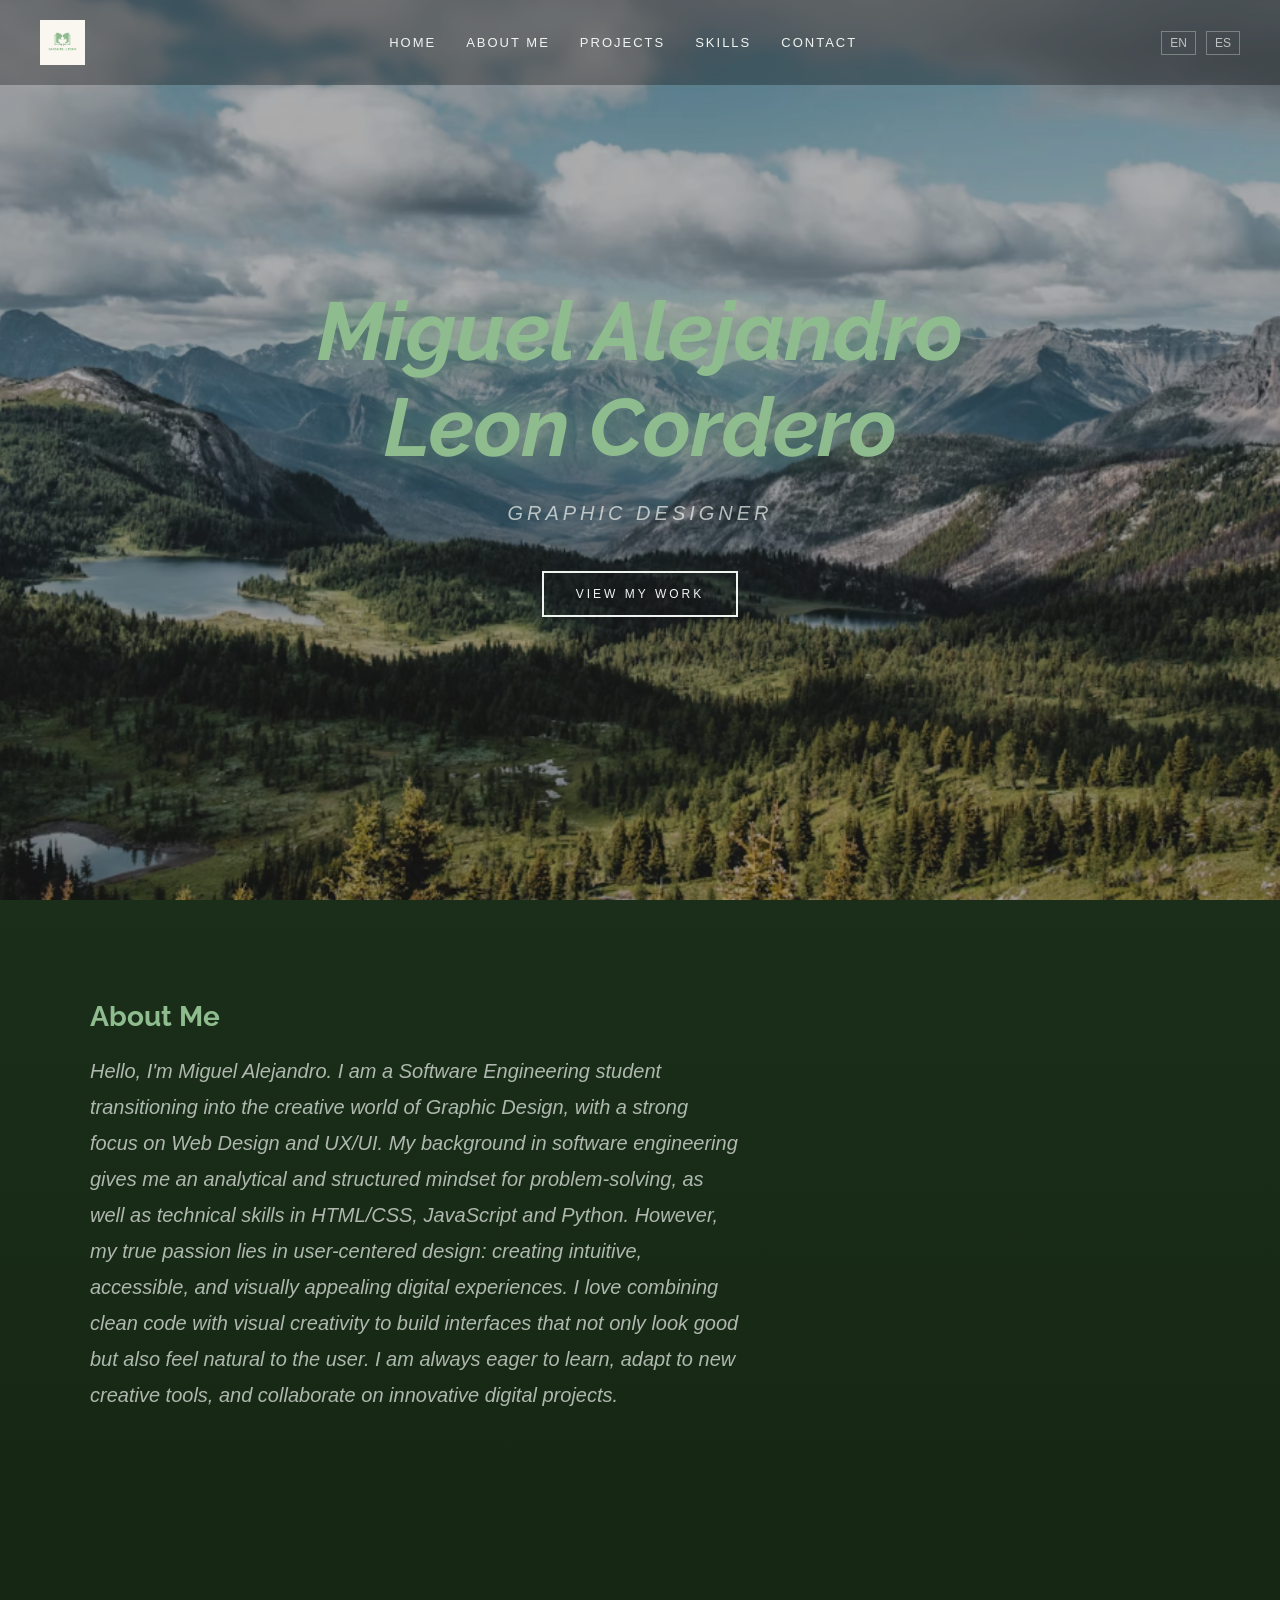
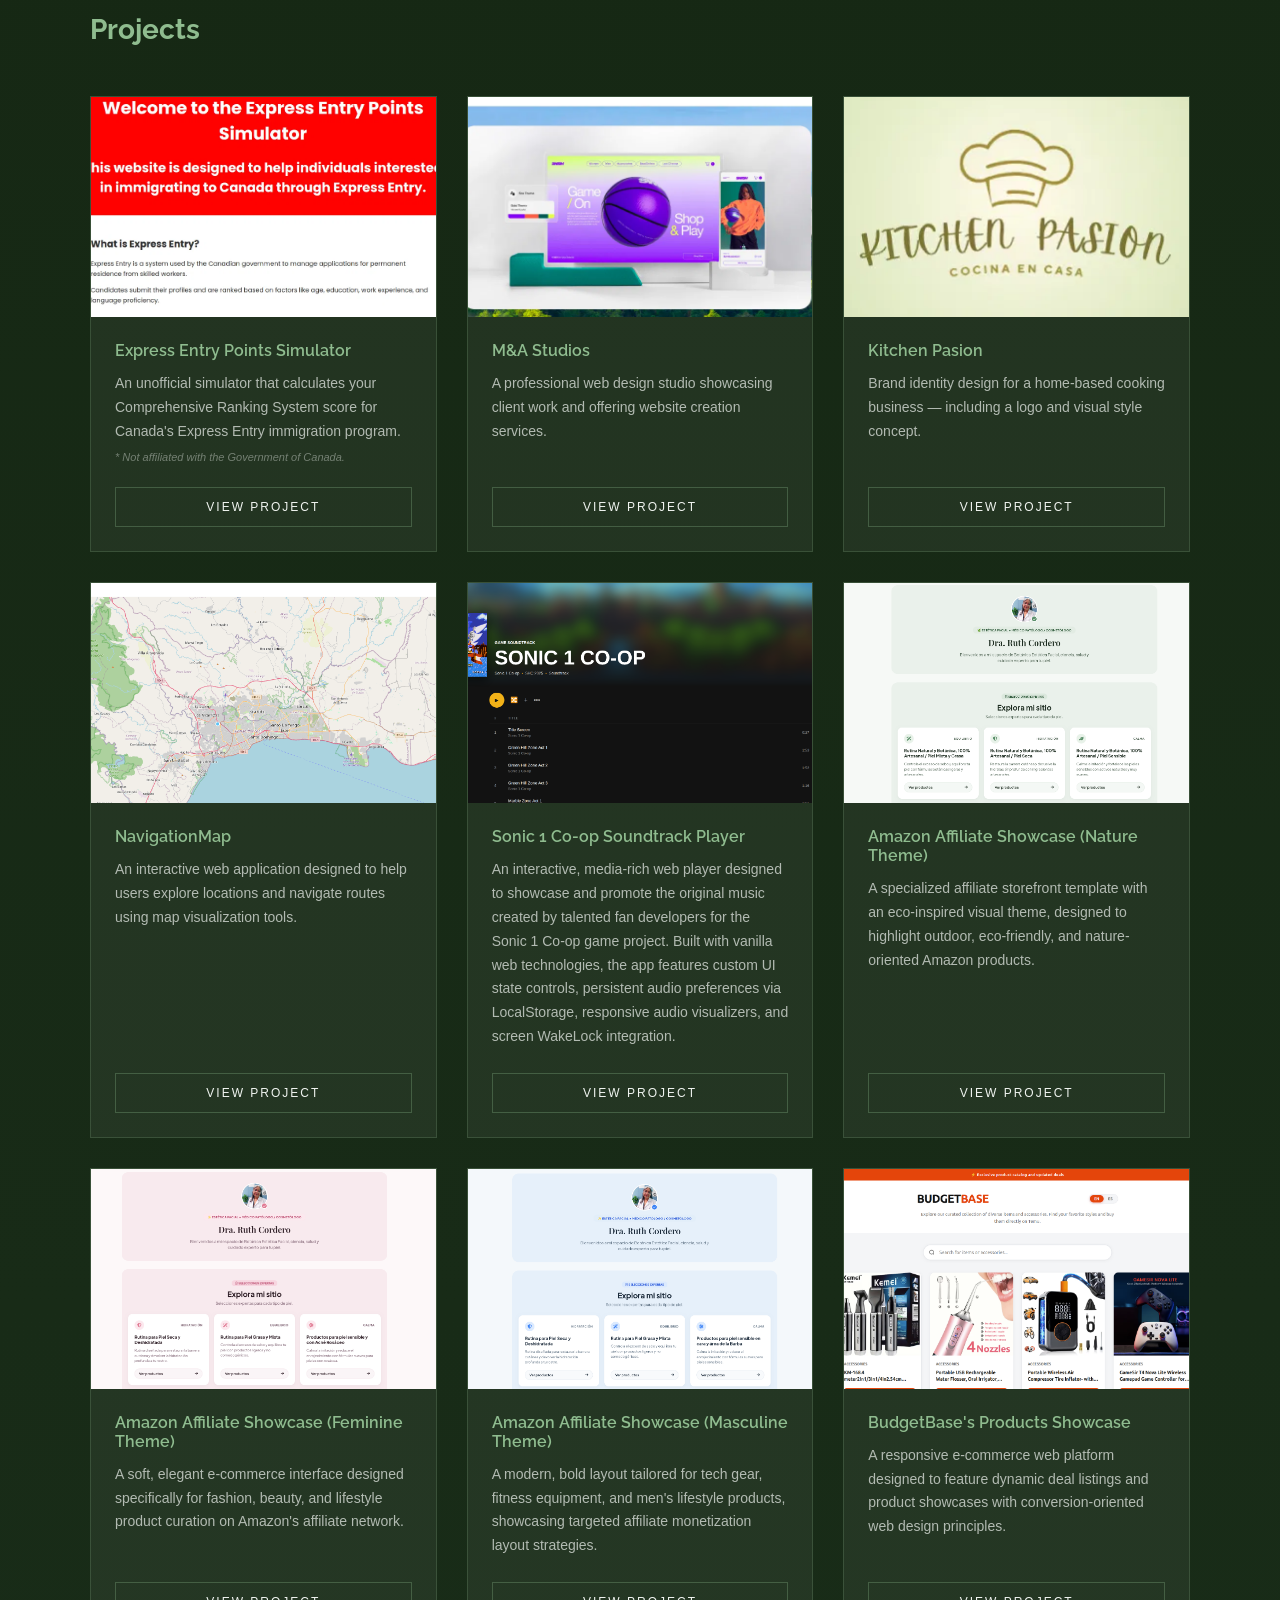
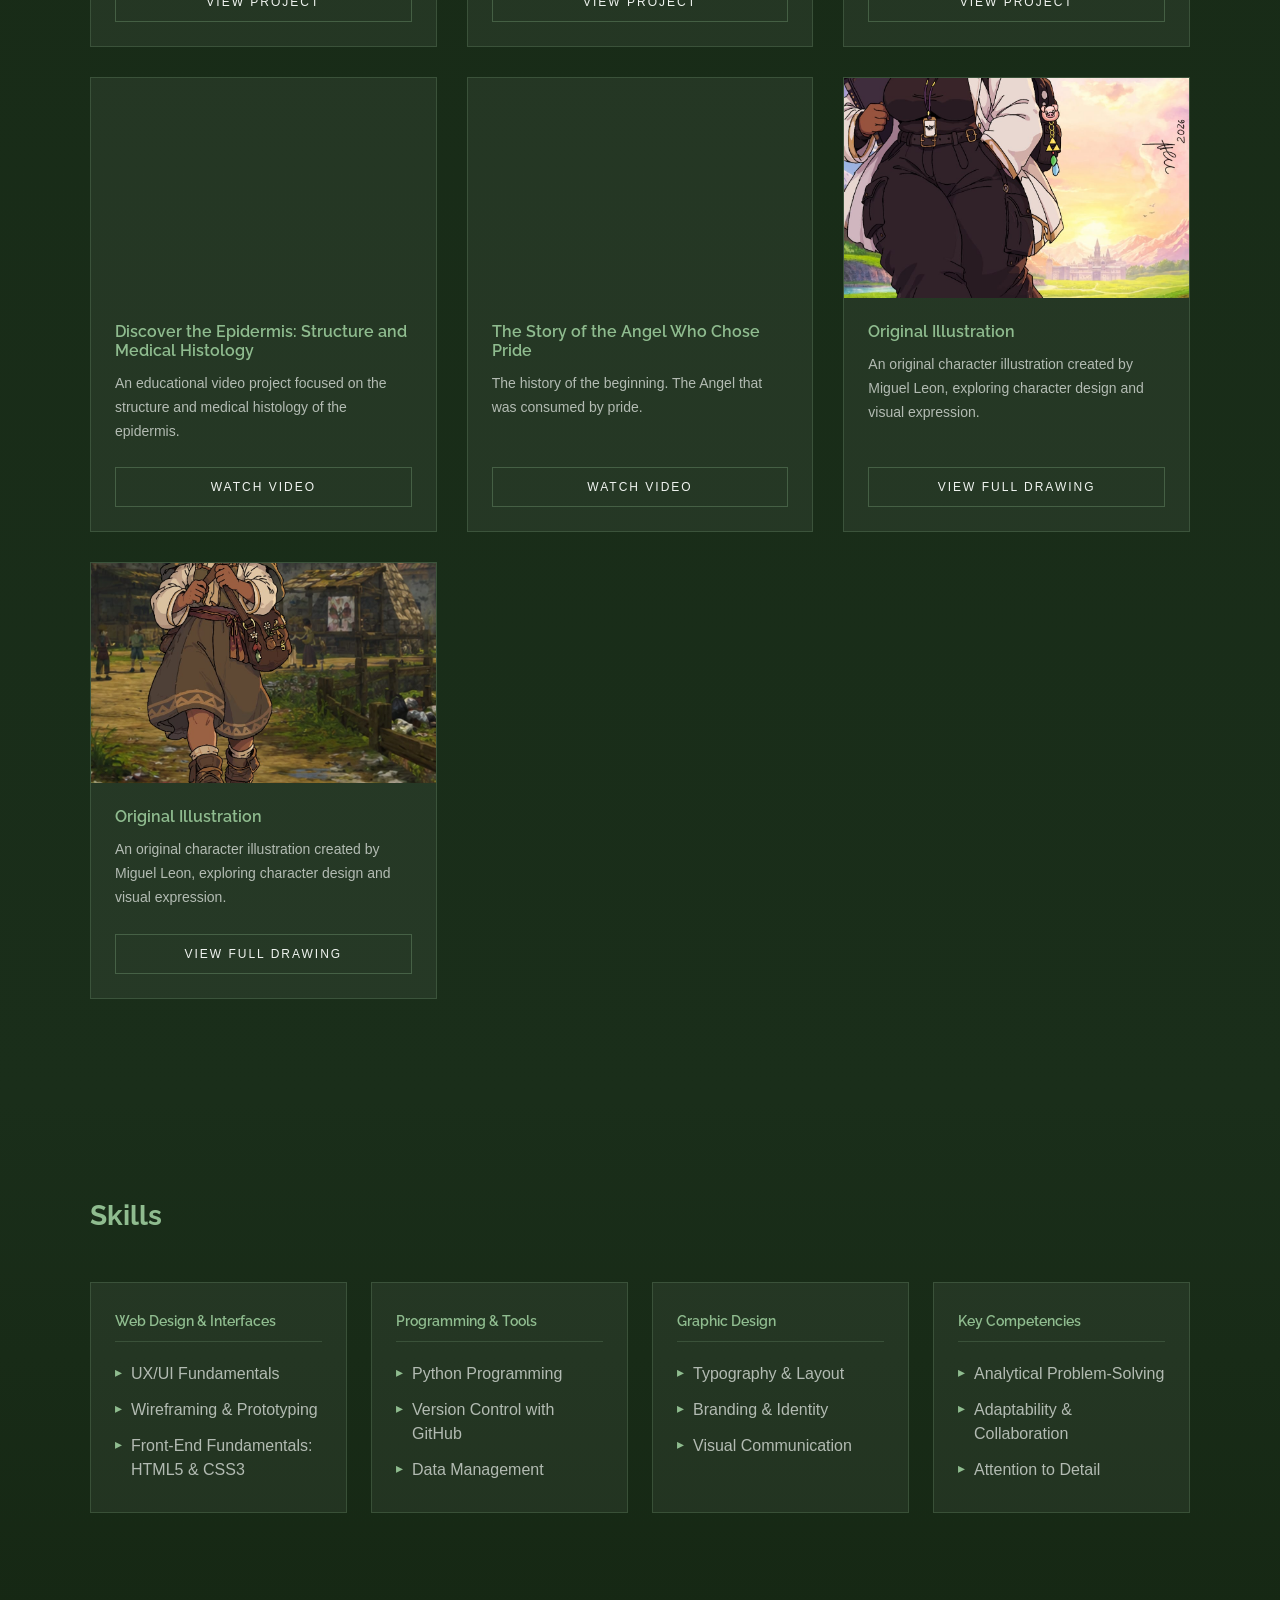
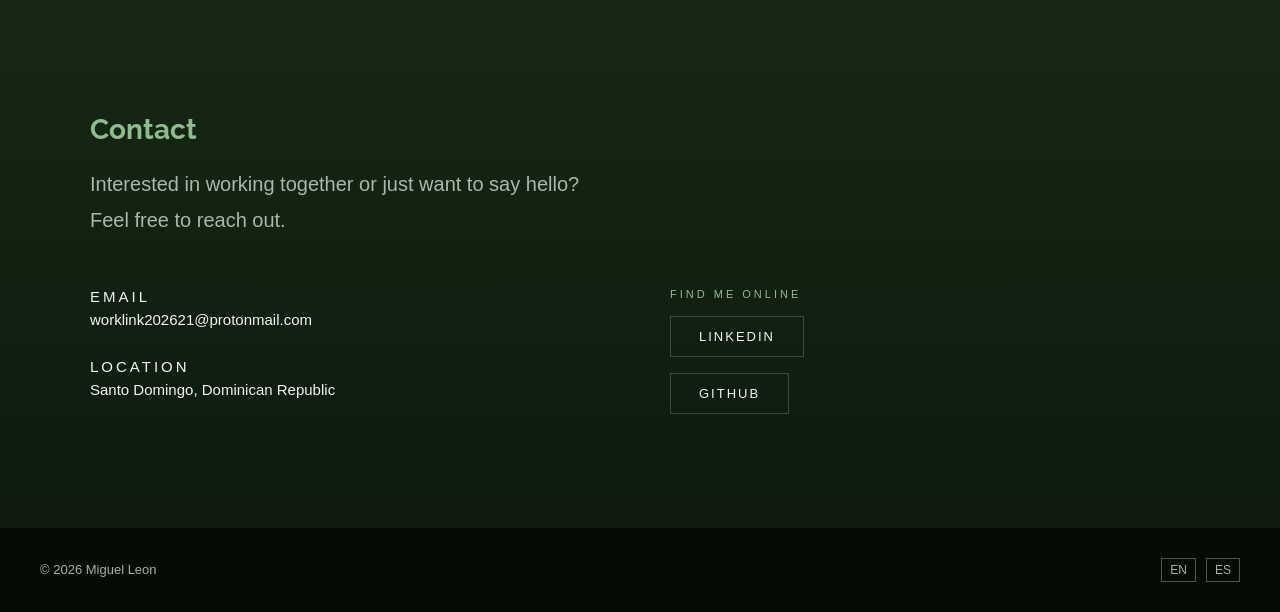
<file: index.html>
<!DOCTYPE html>
<html lang="en">
<head>
    <meta charset="UTF-8">
    <meta name="viewport" content="width=device-width, initial-scale=1.0">
    <title>My Portfolio - Miguel Alejandro Leon Cordero</title>

    <!-- Google tag (gtag.js) -->
    <script async src="https://www.googletagmanager.com/gtag/js?id=G-HMZPZ18P73"></script>
    <script>
    window.dataLayer = window.dataLayer || [];
    function gtag(){dataLayer.push(arguments);}
    gtag('js', new Date());

    gtag('config', 'G-HMZPZ18P73');
    </script>

    <!-- Favicon - the logo in the browser window -->
    <link rel="icon" type="image/png" href="assets/images/Logo-without-background.png">

    <!-- Google Font -->
    <link href="https://fonts.googleapis.com/css2?family=Raleway:wght@100;200;300;400;700&display=swap" rel="stylesheet">

    <!-- CSS Connection -->
    <link rel="stylesheet" href="css/style.css">
</head>

<body>

    <!-- Loading Screen -->
    <div class="page-loader">
        <div class="loader-content">
            <p class="loader-name">Miguel Alejandro</p>
            <div class="loader-bar">
                <div class="loader-progress"></div>
            </div>
        </div>
    </div>

    <header>

        <!-- Logo -->
        <div class="logo">
            <img src="assets/images/Logo.png" alt="Miguel Leon">
        </div>

        <!-- Navigation Links -->
        <nav>
            <a href="#home">Home</a>
            <a href="#about">About Me</a>
            <a href="#projects">Projects</a>
            <a href="#skills">Skills</a>
            <a href="#contact">Contact</a>
        </nav>

        <!-- Language Selector -->
        <div class="lang-switch">
            <a href="index.html">EN</a>
            <a href="index-es.html">ES</a>
        </div>

        <!-- Hamburger Menu -->
        <button class="hamburger" aria-label="Open menu">
            <span></span>
            <span></span>
            <span></span>
        </button>

    </header>

    <main>

        <!-- Home -->
        <section id="home">

            <!-- Home screen containing animation and background -->
            <div class="hero">

                <!-- Animated elements (clouds and leaves via JavaScript) -->
                <div class="hero-animations"></div>

                <!-- Main message -->
                <div class="hero-content">
                    <h1>Miguel Alejandro Leon Cordero</h1>
                    <p class="hero-subtitle">Graphic Designer</p>
                    <a href="#projects" class="btn-primary">View My Work</a>
                </div>

            </div>
        </section>


        <!-- About Me -->
        <section id="about">

            <!-- Some animated elements -->
            <div class="about-animations"></div>

            <!-- Main message -->
            <div class="about-content">

                <h2>About Me</h2>

                <p>
                    Hello, I'm Miguel Alejandro. I am a Software Engineering student transitioning into the creative world of Graphic Design, with a strong focus on Web Design and UX/UI. My background in software engineering gives me an analytical and structured mindset for problem-solving, as well as technical skills in HTML/CSS, JavaScript and Python. However, my true passion lies in user-centered design: creating intuitive, accessible, and visually appealing digital experiences. I love combining clean code with visual creativity to build interfaces that not only look good but also feel natural to the user. I am always eager to learn, adapt to new creative tools, and collaborate on innovative digital projects.
                </p>

            </div>
        </section>


        <!-- Projects -->
        <section id="projects">

            <div class="projects-content">

                <h2>Projects</h2>

                <!-- Project Card Grid -->
                <div class="projects-grid">

                    <!-- Project Card 1 -->
                    <div class="project-card">

                        <!-- Project Image -->
                        <div class="project-image">
                            <img src="assets/images/project-1.webp"
                                alt="Express Entry Simulator Screenshot">
                        </div>

                        <!-- Project Information -->
                        <div class="project-info">
                            <h3>Express Entry Points Simulator</h3>

                            <p>
                                An unofficial simulator that calculates your Comprehensive Ranking System score for Canada's Express Entry immigration program.
                            </p>

                            <span class="project-disclaimer">
                                * Not affiliated with the Government of Canada.
                            </span>
                        </div>

                        <!-- Button at the bottom -->
                        <a href="https://miguelleon-creator.github.io/Express-Entry-Points-Simulator/"
                            class="project-link"
                            target="_blank">
                            View Project
                        </a>

                    </div>


                    <!-- Project Card 2 -->
                    <div class="project-card">

                        <div class="project-image">
                            <img src="assets/images/project-2.webp"
                                alt="M&A Studios Project Screenshot">
                        </div>

                        <div class="project-info">
                            <h3>M&A Studios</h3>

                            <p>
                                A professional web design studio showcasing client work and offering website creation services.
                            </p>
                        </div>

                        <a href="https://miguelleon-creator.github.io/M-A-Studios-Proejct/"
                            class="project-link"
                            target="_blank">
                            View Project
                        </a>

                    </div>


                    <!-- Project 3 -->
                    <div class="project-card">

                        <div class="project-image">
                            <img src="assets/images/project-3.webp"
                                alt="Kitchen Pasion Brand Identity Design">
                        </div>

                        <div class="project-info">
                            <h3>Kitchen Pasion</h3>

                            <p>
                                Brand identity design for a home-based cooking business — including a logo and visual style concept.
                            </p>
                        </div>

                        <a href="https://www.figma.com/proto/0dbO5yj5XopLUOTJS3fkdC/Untitled?node-id=0-1&t=U4OozwfaJjb96rFc-1"
                            class="project-link"
                            target="_blank">
                            View Project
                        </a>

                    </div>


                    <!-- Project Card 4 -->
                    <div class="project-card">

                        <div class="project-image">
                            <img src="assets/images/project-4.png"
                                alt="NavigationMap Screenshot">
                        </div>

                        <div class="project-info">
                            <h3>NavigationMap</h3>

                            <p>
                                An interactive web application designed to help users explore locations and navigate routes using map visualization tools.
                            </p>
                        </div>

                        <a href="https://linux-on-python.github.io/NavigationMap/"
                            class="project-link"
                            target="_blank">
                            View Project
                        </a>

                    </div>

                    <!-- Sonic 1 Co-op Soundtrack Player -->
                    <div class="project-card">
                    
                        <!-- Project image -->
                        <div class="project-image">
                            <img 
                                src="assets/images/project-5.png" 
                                alt="Sonic 1 Co-op Soundtrack Player"
                            >
                        </div>
                    
                        <!-- Project info -->
                        <div class="project-info">
                    
                            <h3>Sonic 1 Co-op Soundtrack Player</h3>
                    
                            <p>
                                An interactive, media-rich web player designed to showcase and
                                promote the original music created by talented fan developers
                                for the Sonic 1 Co-op game project. Built with vanilla web
                                technologies, the app features custom UI state controls,
                                persistent audio preferences via LocalStorage, responsive
                                audio visualizers, and screen WakeLock integration.
                            </p>
                    
                        </div>
                    
                        <!-- Button at the bottom -->
                        <a 
                            href="https://linux-on-python.github.io/sonic-1-coop-soundtrack/"
                            class="project-link"
                            target="_blank"
                            rel="noopener noreferrer"
                        >
                            View Project
                        </a>
                    
                    </div>

                    <!-- Amazon Affiliate Showcase - Nature Version -->
                    <div class="project-card">

                        <div class="project-image">
                            <img src="assets/images/nature-project.png"
                                alt="Amazon Affiliate Nature Version Screenshot">
                        </div>

                        <div class="project-info">
                            <h3>Amazon Affiliate Showcase (Nature Theme)</h3>

                            <p>
                                A specialized affiliate storefront template with an eco-inspired visual theme, designed to highlight outdoor, eco-friendly, and nature-oriented Amazon products.
                            </p>
                        </div>

                        <a href="https://linux-on-python.github.io/Amazon-Affiliate-Nature-Version/"
                            class="project-link"
                            target="_blank"
                            rel="noopener noreferrer">
                            View Project
                        </a>

                    </div>

                    <!-- Amazon Affiliate Showcase - Feminine Version -->
                    <div class="project-card">

                        <div class="project-image">
                            <img src="assets/images/femenine-version.png"
                                alt="Amazon Affiliate Feminine Version Screenshot">
                        </div>

                        <div class="project-info">
                            <h3>Amazon Affiliate Showcase (Feminine Theme)</h3>

                            <p>
                                A soft, elegant e-commerce interface designed specifically for fashion, beauty, and lifestyle product curation on Amazon's affiliate network.
                            </p>
                        </div>

                        <a href="https://linux-on-python.github.io/Amazon-Affiliate-Femenine-Version/"
                            class="project-link"
                            target="_blank"
                            rel="noopener noreferrer">
                            View Project
                        </a>

                    </div>

                    <!-- Amazon Affiliate Showcase - Masculine Version -->
                    <div class="project-card">

                        <div class="project-image">
                            <img src="assets/images/masculine-version.png"
                                alt="Amazon Affiliate Masculine Version Screenshot">
                        </div>

                        <div class="project-info">
                            <h3>Amazon Affiliate Showcase (Masculine Theme)</h3>

                            <p>
                                A modern, bold layout tailored for tech gear, fitness equipment, and men's lifestyle products, showcasing targeted affiliate monetization layout strategies.
                            </p>
                        </div>

                        <a href="https://linux-on-python.github.io/Amazon-Affiliate-Masculine-version/"
                            class="project-link"
                            target="_blank"
                            rel="noopener noreferrer">
                            View Project
                        </a>

                    </div>

                    <!-- Temu Products Showcase -->
                    <div class="project-card">

                        <div class="project-image">
                            <img src="assets/images/BudgetBase-Image.png"
                                alt="BudgetBase's Products Showcase Screenshot">
                        </div>

                        <div class="project-info">
                            <h3>BudgetBase's Products Showcase</h3>

                            <p>
                                A responsive e-commerce web platform designed to feature dynamic deal listings and product showcases with conversion-oriented web design principles.
                            </p>
                        </div>

                        <a href="https://linux-on-python.github.io/BudgetBase-Affiliate/"
                            class="project-link"
                            target="_blank"
                            rel="noopener noreferrer">
                            View Project
                        </a>

                    </div>

                    <!-- Video Project 1 -->

                    <div class="project-card">

                        <div class="project-image video-wrapper">

                            <iframe
                                src="https://www.youtube.com/embed/bSrCyF3-EHQ"
                                title="Discover the Epidermis: Structure and Medical Histology"
                                loading="lazy"
                                allow="accelerometer; autoplay; clipboard-write; encrypted-media; gyroscope; picture-in-picture; web-share"
                                allowfullscreen>
                            </iframe>

                        </div>

                        <div class="project-info">

                            <h3>Discover the Epidermis: Structure and Medical Histology</h3>

                            <p>
                                An educational video project focused on the structure and medical
                                histology of the epidermis.
                            </p>

                        </div>

                        <a
                            href="https://www.youtube.com/shorts/bSrCyF3-EHQ"
                            class="project-link"
                            target="_blank"
                            rel="noopener noreferrer">

                            Watch Video

                        </a>

                    </div>

                    <!-- Video Project 2 -->

                    <div class="project-card">

                        <div class="project-image video-wrapper">

                            <iframe
                                src="https://www.youtube.com/embed/ZPqFxCT9E9s"
                                title="The Story of the Angel Who Chose Pride"
                                loading="lazy"
                                allow="accelerometer; autoplay; clipboard-write; encrypted-media; gyroscope; picture-in-picture; web-share"
                                allowfullscreen>
                            </iframe>

                        </div>

                        <div class="project-info">

                            <h3>The Story of the Angel Who Chose Pride</h3>

                            <p>
                                The history of the beginning. The Angel that was consumed by pride.
                            </p>

                        </div>

                        <a
                            href="https://www.youtube.com/watch?v=ZPqFxCT9E9s"
                            class="project-link"
                            target="_blank"
                            rel="noopener noreferrer">

                            Watch Video

                        </a>

                    </div>

                    <!-- Drawing Project 1 -->
                    <div class="project-card">

                        <div class="project-image">

                            <img
                                src="assets/images/drawing-1.jpeg"
                                alt="Original drawing by Miguel Leon">

                        </div>

                        <div class="project-info">

                            <h3>Original Illustration</h3>

                            <p>
                                An original character illustration created by Miguel Leon,
                                exploring character design and visual expression.
                            </p>

                        </div>

                        <!-- Using an anchor tag styled as project-link -->
                         
                        <a href="javascript:void(0);" onclick="openModal('assets/images/drawing-1.jpeg')" class="project-link">
                            View Full Drawing
                        </a>

                    </div>

                    <!-- Drawing Project 2 -->
                    <div class="project-card">

                        <div class="project-image">

                            <img
                                src="assets/images/drawing-2.jpeg"
                                alt="Original drawing by Miguel Leon">

                        </div>

                        <div class="project-info">

                            <h3>Original Illustration</h3>

                            <p>
                                An original character illustration created by Miguel Leon,
                                exploring character design and visual expression.
                            </p>

                        </div>

                        <!-- Using an anchor tag styled as project-link -->

                        <a href="javascript:void(0);" onclick="openModal('assets/images/drawing-2.jpeg')" class="project-link">
                            View Full Drawing
                        </a>

                    </div>

                </div>

            </div>

        </section>


        <!-- Skills -->
        <section id="skills">

            <!-- Some animated elements -->
            <div class="skills-animations"></div>

            <!-- Main message -->
            <div class="skills-content">

                <h2>Skills</h2>

                <!-- Skill Card Grid -->
                <div class="skills-grid">

                    <!-- Card 1 -->
                    <div class="skill-card">

                        <h3>Web Design & Interfaces</h3>

                        <ul>
                            <li>UX/UI Fundamentals</li>
                            <li>Wireframing & Prototyping</li>
                            <li>Front-End Fundamentals: HTML5 & CSS3</li>
                        </ul>

                    </div>


                    <!-- Card 2 -->
                    <div class="skill-card">

                        <h3>Programming & Tools</h3>

                        <ul>
                            <li>Python Programming</li>
                            <li>Version Control with GitHub</li>
                            <li>Data Management</li>
                        </ul>

                    </div>


                    <!-- Card 3 -->
                    <div class="skill-card">

                        <h3>Graphic Design</h3>

                        <ul>
                            <li>Typography & Layout</li>
                            <li>Branding & Identity</li>
                            <li>Visual Communication</li>
                        </ul>

                    </div>


                    <!-- Card 4 -->
                    <div class="skill-card">

                        <h3>Key Competencies</h3>

                        <ul>
                            <li>Analytical Problem-Solving</li>
                            <li>Adaptability & Collaboration</li>
                            <li>Attention to Detail</li>
                        </ul>

                    </div>

                </div>
            </div>
        </section>


        <!-- Contact -->
        <section id="contact">

            <div class="contact-content">

                <h2>Contact</h2>

                <p class="contact-intro">
                    Interested in working together or just want to say hello? Feel free to reach out.
                </p>

                <!-- Contact Grid -->
                <div class="contact-grid">

                    <!-- Left Side - Contact Information -->
                    <div class="contact-info">

                        <div class="contact-item">

                            <!-- Email -->
                            <span class="contact-label">Email</span>
                            <a href="mailto:worklink202621@protonmail.com">
                                worklink202621@protonmail.com
                            </a>

                        </div>


                        <div class="contact-item">

                            <!-- Location -->
                            <span class="contact-label">Location</span>
                            <span>Santo Domingo, Dominican Republic</span>

                        </div>

                    </div>


                    <!-- Right Side - Social Media -->
                    <div class="contact-social">

                        <span class="contact-label">Find Me Online</span>

                        <a href="https://www.linkedin.com/in/miguelleonin2005/"
                            class="social-link">
                            LinkedIn
                        </a>

                        <a href="https://github.com/Linux-On-Python"
                            class="social-link">
                            GitHub
                        </a>

                    </div>

                </div>
            </div>
        </section>

    </main>


    <footer>

        <p>&copy; 2026 Miguel Leon</p>

        <div class="lang-switch">
            <a href="index.html">EN</a>
            <a href="index-es.html">ES</a>
        </div>

    </footer>


    <!-- JavaScript -->
    <script src="JS/main.js"></script>

    <!-- Full-Screen Image Modal Popup -->

    <div id="drawingModal" class="drawing-modal">

        <span class="close-modal" onclick="closeModal()">&times;</span>
        
        <img class="modal-drawing-content" id="modalImage" alt="Full Size Drawing">
    </div>

</body>
</html>
</file>
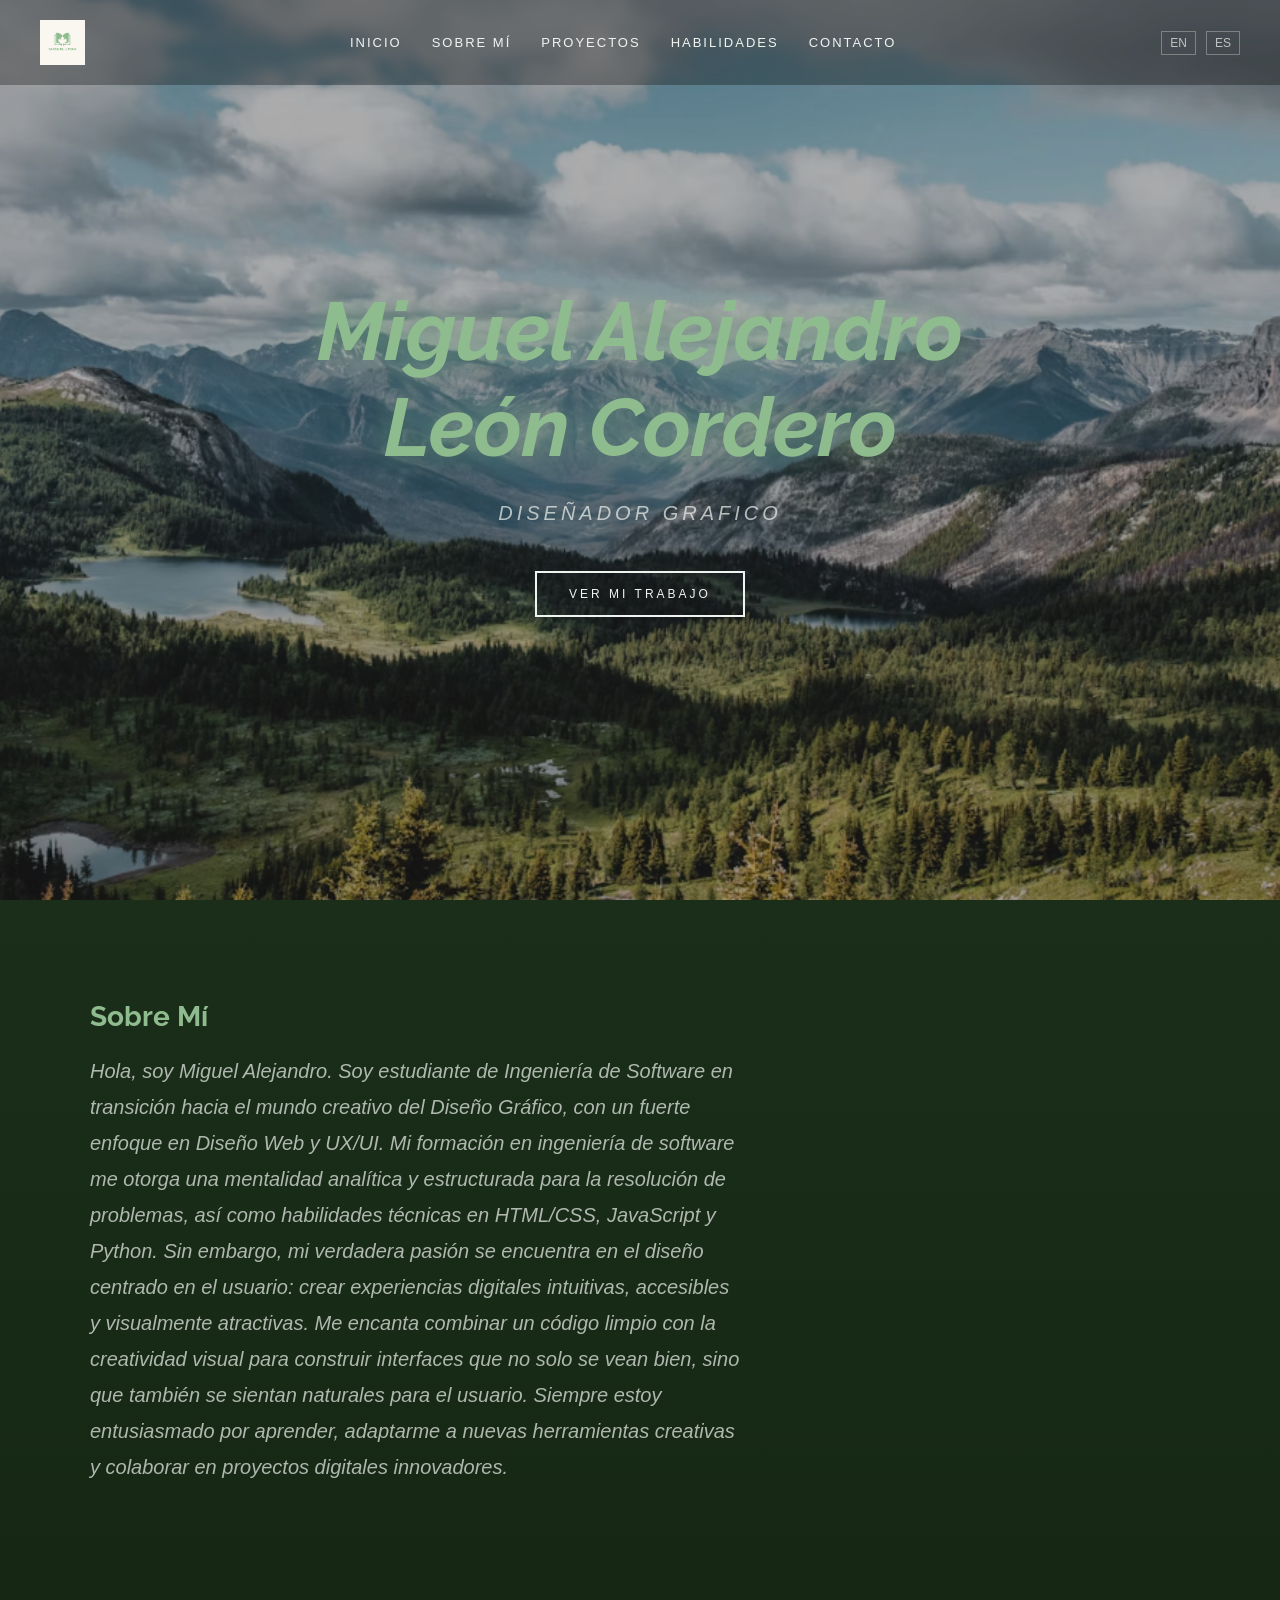
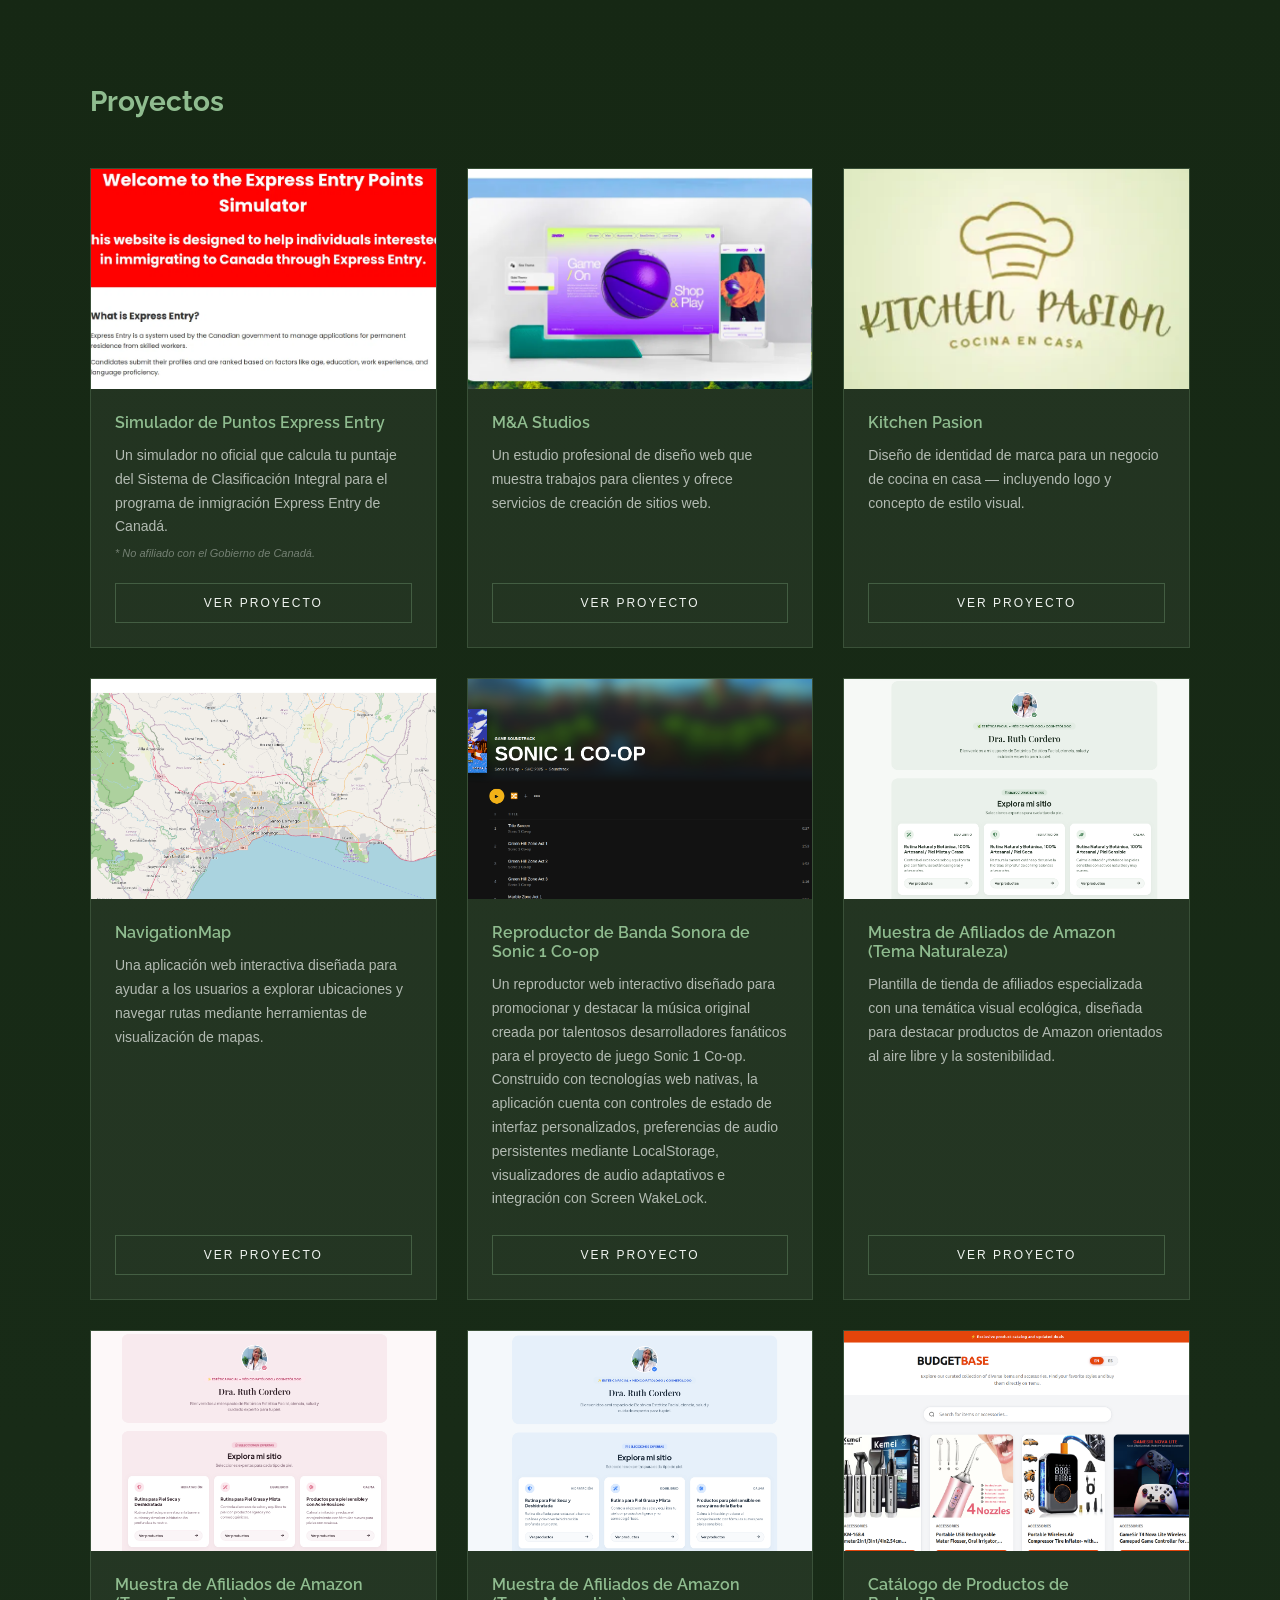
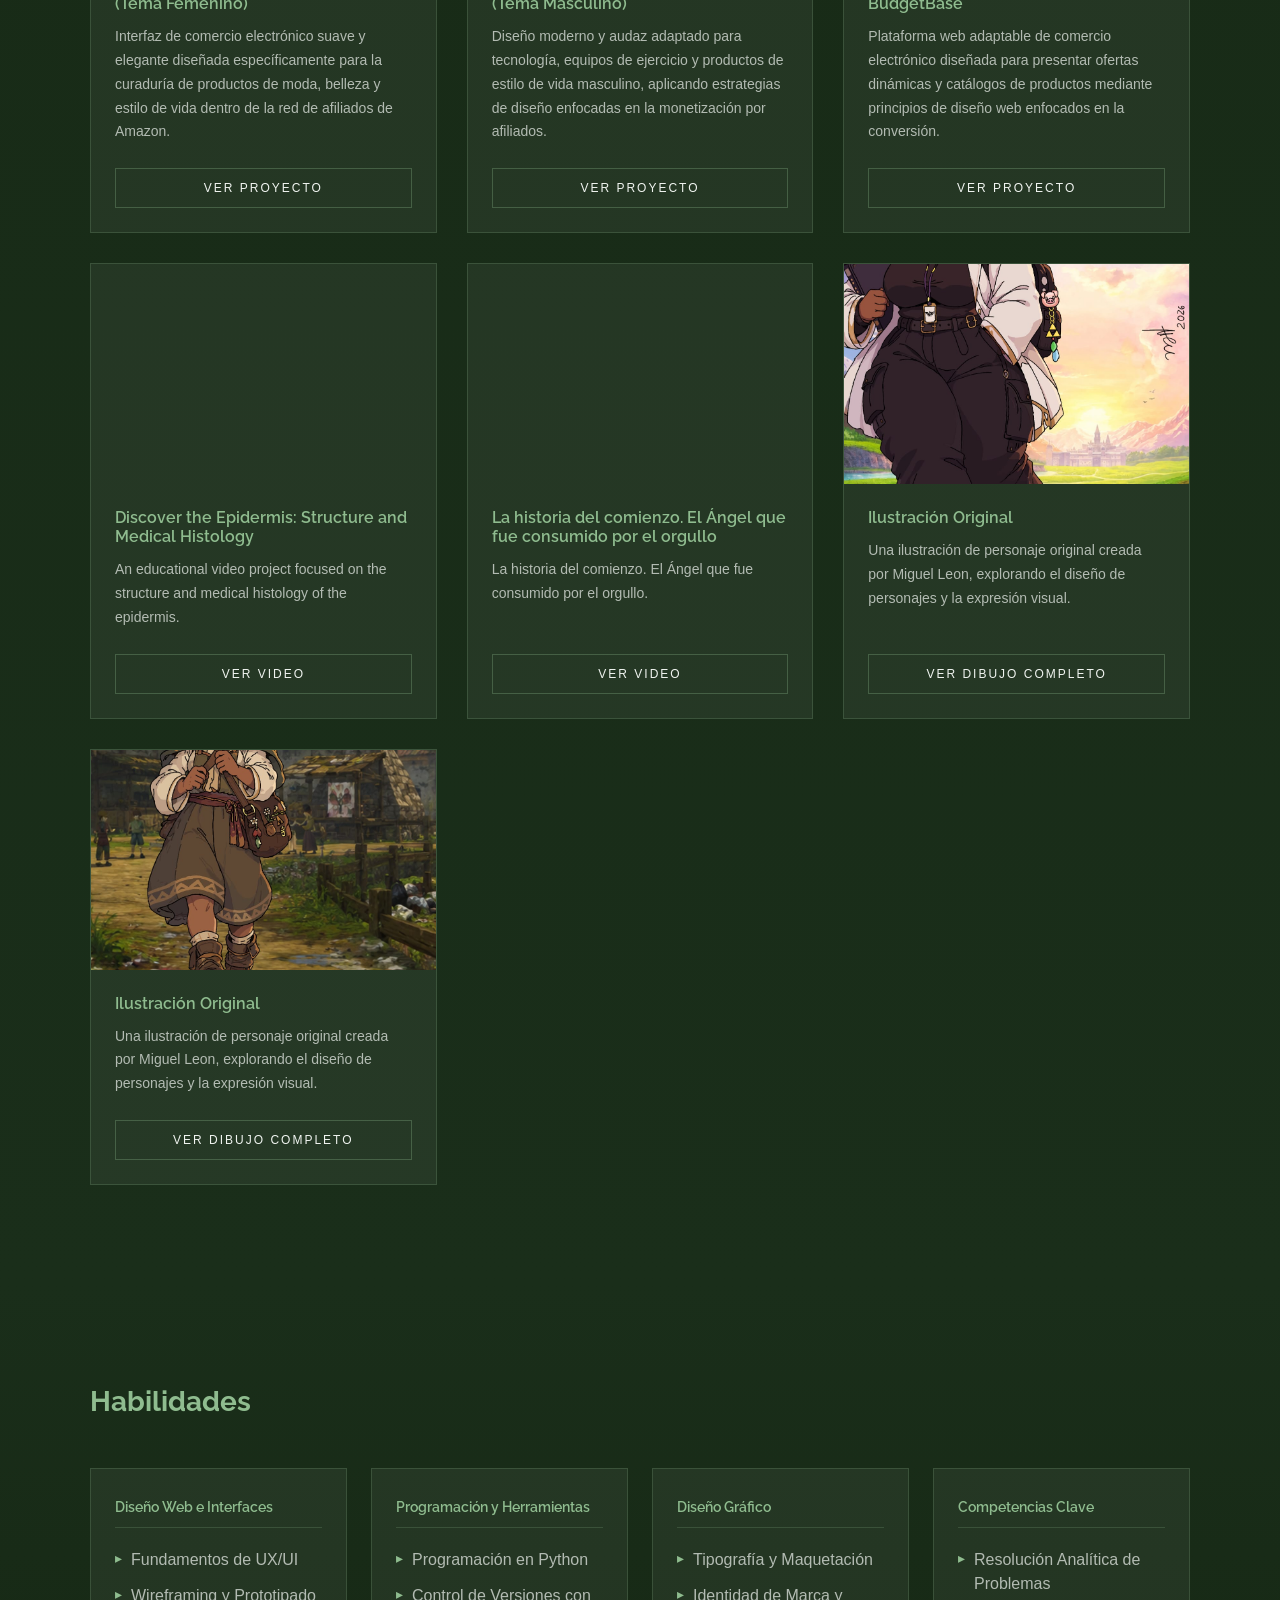
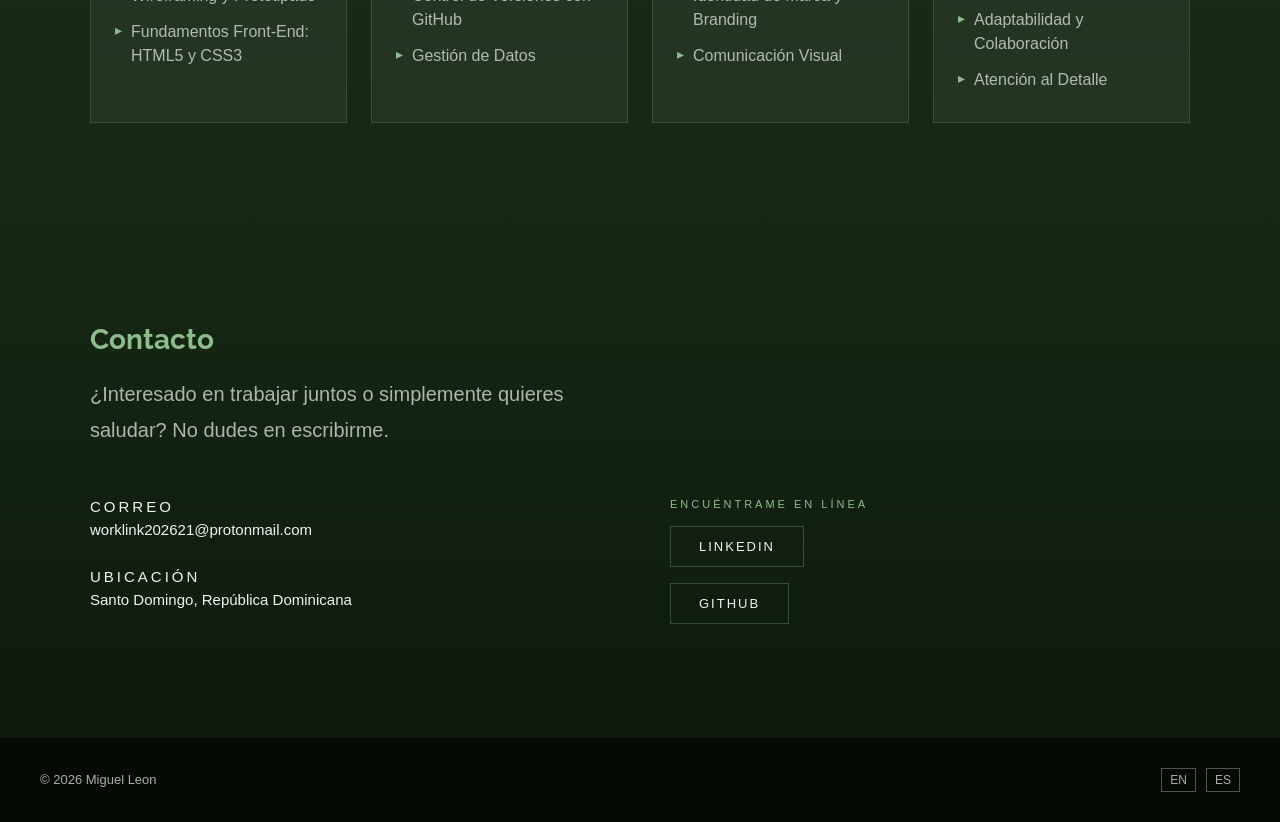
<file: index-es.html>
<!DOCTYPE html>
<html lang="es">
<head>
    <meta charset="UTF-8">
    <meta name="viewport" content="width=device-width, initial-scale=1.0">
    <title>Mi Portafolio - Miguel Alejandro Leon Cordero</title>

    <!-- Google tag (gtag.js) -->
    <script async src="https://www.googletagmanager.com/gtag/js?id=G-HMZPZ18P73"></script>
    <script>
    window.dataLayer = window.dataLayer || [];
    function gtag(){dataLayer.push(arguments);}
    gtag('js', new Date());

    gtag('config', 'G-HMZPZ18P73');
    </script>

    <!-- Favicon - el logo en la ventana del navegador -->
    <link rel="icon" type="image/png" href="assets/images/Logo-without-background.png">

    <!-- Google Font -->
    <link href="https://fonts.googleapis.com/css2?family=Raleway:wght@100;200;300;400;700&display=swap" rel="stylesheet">

    <!-- Conexión CSS -->
    <link rel="stylesheet" href="css/style.css">
</head>
<body>

      <!-- Pantalla de carga -->
     <div class="page-loader">
        <div class="loader-content">
            <p class="loader-name">Miguel Alejandro</p>
            <div class="loader-bar">
                <div class="loader-progress"></div>
            </div>
        </div>
     </div>

    <header>
        <!-- Logo -->
        <div class="logo">
            <img src="assets/images/Logo.png" alt="Miguel Leon">
        </div>

        <!-- Enlaces de navegación -->
        <nav>
            <a href="#home">Inicio</a>
            <a href="#about">Sobre Mí</a>
            <a href="#projects">Proyectos</a>
            <a href="#skills">Habilidades</a>
            <a href="#contact">Contacto</a>
        </nav>

        <!-- Selector de idioma -->
        <div class="lang-switch">
            <a href="index.html">EN</a>
            <a href="index-es.html">ES</a>
        </div>

        <!-- Menú de Hamburguesa -->
        <button class="hamburger" aria-label="Abrir menú">
            <span></span>
            <span></span>
            <span></span>
        </button>
    </header>

    <main>

        <!-- Inicio -->
        <section id="home">

            <!-- Pantalla de inicio contiene animación y fondo -->
            <div class="hero">

                <!-- Elementos animados (nubes y hojas vía JavaScript) -->
                <div class="hero-animations"></div>

                <!-- Mensaje principal -->
                <div class="hero-content">
                    <h1>Miguel Alejandro León Cordero</h1>
                    <p class="hero-subtitle">Diseñador Grafico</p>
                    <a href="#projects" class="btn-primary">Ver Mi Trabajo</a>
                </div>
            </div>
        </section>

        <!-- Sobre Mí -->
        <section id="about">

            <!-- Algunos elementos animados -->
            <div class="about-animations"></div>

            <!-- Mensaje principal -->
            <div class="about-content">

                <h2>Sobre Mí</h2>

                <p>Hola, soy Miguel Alejandro. Soy estudiante de Ingeniería de Software en transición hacia el mundo creativo del Diseño Gráfico, con un fuerte enfoque en Diseño Web y UX/UI. Mi formación en ingeniería de software me otorga una mentalidad analítica y estructurada para la resolución de problemas, así como habilidades técnicas en HTML/CSS, JavaScript y Python. Sin embargo, mi verdadera pasión se encuentra en el diseño centrado en el usuario: crear experiencias digitales intuitivas, accesibles y visualmente atractivas. Me encanta combinar un código limpio con la creatividad visual para construir interfaces que no solo se vean bien, sino que también se sientan naturales para el usuario. Siempre estoy entusiasmado por aprender, adaptarme a nuevas herramientas creativas y colaborar en proyectos digitales innovadores.</p>
            </div>
        </section>

        <!-- Proyectos -->
        <section id="projects">
            <div class="projects-content">

                <h2>Proyectos</h2>

                <!-- Cuadrícula de tarjetas -->
                <div class="projects-grid">

                    <!-- Tarjeta de Proyecto 1 -->
                    <div class="project-card">

                        <!-- Imagen del proyecto -->
                        <div class="project-image">
                            <img src="assets/images/project-1.webp"
                                alt="Captura del Simulador Express Entry">
                        </div>

                        <!-- Información del proyecto -->
                        <div class="project-info">
                            <h3>Simulador de Puntos Express Entry</h3>
                            <p>Un simulador no oficial que calcula tu puntaje del Sistema de Clasificación Integral para el programa de inmigración Express Entry de Canadá.</p>
                            <span class="project-disclaimer">
                                * No afiliado con el Gobierno de Canadá.
                            </span>
                        </div>

                        <!-- Botón al fondo -->
                        <a href="https://miguelleon-creator.github.io/Express-Entry-Points-Simulator/"
                        class="project-link"
                        target="_blank">
                        Ver Proyecto
                        </a>

                    </div>

                    <!-- Tarjeta de Proyecto 2 -->
                    <div class="project-card">

                        <div class="project-image">
                            <img src="assets/images/project-2.webp"
                                alt="Captura del proyecto M&A Studios">
                        </div>

                        <div class="project-info">
                            <h3>M&A Studios</h3>
                            <p>Un estudio profesional de diseño web que muestra trabajos para clientes y ofrece servicios de creación de sitios web.</p>
                        </div>

                        <a href="https://miguelleon-creator.github.io/M-A-Studios-Proejct/"
                        class="project-link"
                        target="_blank">
                        Ver Proyecto
                        </a>

                    </div>

                    <!-- Proyecto 3 -->
                    <div class="project-card">

                        <div class="project-image">
                            <img src="assets/images/project-3.webp"
                                alt="Diseño de identidad de marca Kitchen Pasion">
                        </div>

                        <div class="project-info">
                            <h3>Kitchen Pasion</h3>
                            <p>Diseño de identidad de marca para un negocio de cocina en casa — incluyendo logo y concepto de estilo visual.</p>
                        </div>

                        <a href="https://www.figma.com/proto/0dbO5yj5XopLUOTJS3fkdC/Untitled?node-id=0-1&t=U4OozwfaJjb96rFc-1"
                        class="project-link"
                        target="_blank">
                        Ver Proyecto
                        </a>
                        
                    </div>

                    <!-- Project Card 4 -->
                    <div class="project-card">
                        
                        <div class="project-image">
                             <img src="assets/images/project-4.png" alt="Captura de pantalla de NavigationMap">
                        </div>
                        
                        <div class="project-info">
                            <h3>NavigationMap</h3>
                            <p>Una aplicación web interactiva diseñada para ayudar a los usuarios a explorar ubicaciones y navegar rutas mediante herramientas de visualización de mapas.</p>
                        </div>
                        
                        <a href="https://linux-on-python.github.io/NavigationMap/" 
                            class="project-link" 
                            target="_blank">
                            Ver Proyecto
                        </a>

                    </div>

                    <!-- Reproductor de Banda Sonora de Sonic 1 Co-op -->
                    <div class="project-card">
                    
                        <!-- Imagen del proyecto -->
                        <div class="project-image">
                            <img 
                                src="assets/images/project-5.png" 
                                alt="Reproductor de Banda Sonora de Sonic 1 Co-op"
                            >
                        </div>
                    
                        <!-- Información del proyecto -->
                        <div class="project-info">
                    
                            <h3>Reproductor de Banda Sonora de Sonic 1 Co-op</h3>
                    
                            <p>
                                Un reproductor web interactivo diseñado para promocionar y
                                destacar la música original creada por talentosos desarrolladores
                                fanáticos para el proyecto de juego Sonic 1 Co-op. Construido con
                                tecnologías web nativas, la aplicación cuenta con controles de estado
                                de interfaz personalizados, preferencias de audio persistentes mediante
                                LocalStorage, visualizadores de audio adaptativos e integración con Screen WakeLock.
                            </p>
                    
                        </div>
                    
                        <!-- Botón al fondo -->
                        <a 
                            href="https://linux-on-python.github.io/sonic-1-coop-soundtrack/"
                            class="project-link"
                            target="_blank"
                            rel="noopener noreferrer"
                        >
                            Ver Proyecto
                        </a>
                    
                    </div>

                    <!-- Muestra de Afiliados de Amazon - Versión Naturaleza -->
                    <div class="project-card">

                        <div class="project-image">
                            <img src="assets/images/nature-project.png"
                                alt="Captura de Amazon Afiliados Versión Naturaleza">
                        </div>

                        <div class="project-info">
                            <h3>Muestra de Afiliados de Amazon (Tema Naturaleza)</h3>
                            <p>Plantilla de tienda de afiliados especializada con una temática visual ecológica, diseñada para destacar productos de Amazon orientados al aire libre y la sostenibilidad.</p>
                        </div>

                        <a href="https://linux-on-python.github.io/Amazon-Affiliate-Nature-Version/"
                            class="project-link"
                            target="_blank"
                            rel="noopener noreferrer">
                            Ver Proyecto
                        </a>

                    </div>

                    <!-- Muestra de Afiliados de Amazon - Versión Femenina -->
                    <div class="project-card">

                        <div class="project-image">
                            <img src="assets/images/femenine-version.png"
                                alt="Captura de Amazon Afiliados Versión Femenina">
                        </div>

                        <div class="project-info">
                            <h3>Muestra de Afiliados de Amazon (Tema Femenino)</h3>
                            <p>Interfaz de comercio electrónico suave y elegante diseñada específicamente para la curaduría de productos de moda, belleza y estilo de vida dentro de la red de afiliados de Amazon.</p>
                        </div>

                        <a href="https://linux-on-python.github.io/Amazon-Affiliate-Femenine-Version/"
                            class="project-link"
                            target="_blank"
                            rel="noopener noreferrer">
                            Ver Proyecto
                        </a>

                    </div>

                    <!-- Muestra de Afiliados de Amazon - Versión Masculina -->
                    <div class="project-card">

                        <div class="project-image">
                            <img src="assets/images/masculine-version.png"
                                alt="Captura de Amazon Afiliados Versión Masculina">
                        </div>

                        <div class="project-info">
                            <h3>Muestra de Afiliados de Amazon (Tema Masculino)</h3>
                            <p>Diseño moderno y audaz adaptado para tecnología, equipos de ejercicio y productos de estilo de vida masculino, aplicando estrategias de diseño enfocadas en la monetización por afiliados.</p>
                        </div>

                        <a href="https://linux-on-python.github.io/Amazon-Affiliate-Masculine-version/"
                            class="project-link"
                            target="_blank"
                            rel="noopener noreferrer">
                            Ver Proyecto
                        </a>

                    </div>

                    <!-- Muestra de Productos Temu -->
                    <div class="project-card">

                        <div class="project-image">
                            <img src="assets/images/BudgetBase-Image.png"
                                alt="Captura de Muestra de BudgetBase">
                        </div>

                        <div class="project-info">
                            <h3>Catálogo de Productos de BudgetBase</h3>

                            <p>Plataforma web adaptable de comercio electrónico diseñada para presentar ofertas dinámicas y catálogos de productos mediante principios de diseño web enfocados en la conversión.</p>
                        </div>

                        <a href="https://linux-on-python.github.io/BudgetBase-Affiliate/"
                            class="project-link"
                            target="_blank"
                            rel="noopener noreferrer">
                            Ver Proyecto
                        </a>

                    </div>

                    <!-- Video Project 1 -->
                    <div class="project-card">

                        <div class="project-image video-wrapper">

                            <iframe
                                src="https://www.youtube.com/embed/bSrCyF3-EHQ"
                                title="Discover the Epidermis: Structure and Medical Histology"
                                loading="lazy"
                                allow="accelerometer; autoplay; clipboard-write; encrypted-media; gyroscope; picture-in-picture; web-share"
                                allowfullscreen>
                            </iframe>

                        </div>

                        <div class="project-info">

                            <h3>Discover the Epidermis: Structure and Medical Histology</h3>

                            <p>
                                An educational video project focused on the structure and medical
                                histology of the epidermis.
                            </p>

                        </div>

                        <a
                            href="https://www.youtube.com/shorts/bSrCyF3-EHQ"
                            class="project-link"
                            target="_blank"
                            rel="noopener noreferrer">

                            Ver Video

                        </a>

                    </div>

                    <!-- Video Project 2 -->
                    <div class="project-card">

                        <div class="project-image video-wrapper">

                            <iframe
                                src="https://www.youtube.com/embed/ZPqFxCT9E9s"
                                title="La historia del comienzo. El Ángel que fue consumido por el orgullo"
                                loading="lazy"
                                allow="accelerometer; autoplay; clipboard-write; encrypted-media; gyroscope; picture-in-picture; web-share"
                                allowfullscreen>
                            </iframe>

                        </div>

                        <div class="project-info">

                            <h3>La historia del comienzo. El Ángel que fue consumido por el orgullo</h3>

                            <p>
                                La historia del comienzo. El Ángel que fue consumido por el orgullo.
                            </p>

                        </div>

                        <a
                            href="https://www.youtube.com/watch?v=ZPqFxCT9E9s"
                            class="project-link"
                            target="_blank"
                            rel="noopener noreferrer">

                            Ver Video

                        </a>

                    </div>

                    <!-- Drawing Project 1 -->
                    <div class="project-card">

                        <div class="project-image">
                            <img src="assets/images/drawing-1.jpeg"
                                alt="Ilustración original por Miguel Leon">
                        </div>

                        <div class="project-info">
                            <h3>Ilustración Original</h3>
                            <p>
                                Una ilustración de personaje original creada por Miguel Leon,
                                explorando el diseño de personajes y la expresión visual.
                            </p>
                        </div>

                        <a href="javascript:void(0);" onclick="openModal('assets/images/drawing-1.jpeg')" class="project-link">
                            Ver Dibujo Completo
                        </a>

                    </div>

                    <!-- Drawing Project 2 -->
                    <div class="project-card">

                        <div class="project-image">
                            <img src="assets/images/drawing-2.jpeg"
                                alt="Ilustración original por Miguel Leon">
                        </div>

                        <div class="project-info">
                            <h3>Ilustración Original</h3>
                            <p>
                                Una ilustración de personaje original creada por Miguel Leon,
                                explorando el diseño de personajes y la expresión visual.
                            </p>
                        </div>

                        <a href="javascript:void(0);" onclick="openModal('assets/images/drawing-2.jpeg')" class="project-link">
                            Ver Dibujo Completo
                        </a>

                    </div>

                </div>

            </div>
        </section>

        <!-- Habilidades -->
        <section id="skills">

            <!-- Algunos elementos animados -->
            <div class="skills-animations"></div>

            <!-- Mensaje principal -->
            <div class="skills-content">

                <h2>Habilidades</h2>

                <!-- Cuadrícula de tarjetas de habilidades -->
                <div class="skills-grid">

                    <!-- Tarjeta 1 -->
                    <div class="skill-card">
                        <h3>Diseño Web e Interfaces</h3>
                        <ul>
                            <li>Fundamentos de UX/UI</li>
                            <li>Wireframing y Prototipado</li>
                            <li>Fundamentos Front-End: HTML5 y CSS3</li>
                        </ul>
                    </div>

                    <!-- Tarjeta 2 -->
                    <div class="skill-card">
                        <h3>Programación y Herramientas</h3>
                        <ul>
                            <li>Programación en Python</li>
                            <li>Control de Versiones con GitHub</li>
                            <li>Gestión de Datos</li>
                        </ul>
                    </div>

                    <!-- Tarjeta 3 -->
                    <div class="skill-card">
                        <h3>Diseño Gráfico</h3>
                        <ul>
                            <li>Tipografía y Maquetación</li>
                            <li>Identidad de Marca y Branding</li>
                            <li>Comunicación Visual</li>
                        </ul>
                    </div>

                    <!-- Tarjeta 4 -->
                    <div class="skill-card">
                        <h3>Competencias Clave</h3>
                        <ul>
                            <li>Resolución Analítica de Problemas</li>
                            <li>Adaptabilidad y Colaboración</li>
                            <li>Atención al Detalle</li>
                        </ul>
                    </div>

                </div>
            </div>
        </section>

        <!-- Contacto -->
        <section id="contact">

            <div class="contact-content">
                <h2>Contacto</h2>
                <p class="contact-intro">¿Interesado en trabajar juntos o simplemente quieres saludar? No dudes en escribirme.</p>

                <!-- Cuadrícula de contacto -->
                <div class="contact-grid">

                    <!-- Lado izquierdo - información de contacto -->
                    <div class="contact-info">

                        <div class="contact-item">
                            <!-- Correo -->
                            <span class="contact-label">Correo</span>
                            <a href="mailto:worklink202621@protonmail.com">worklink202621@protonmail.com</a>
                        </div>

                        <div class="contact-item">
                            <!-- Ubicación -->
                            <span class="contact-label">Ubicación</span>
                            <span>Santo Domingo, República Dominicana</span>
                        </div>

                    </div>

                    <!-- Lado derecho - redes sociales -->
                    <div class="contact-social">

                        <span class="contact-label">Encuéntrame en línea</span>

                        <a href="https://www.linkedin.com/in/miguelleonin2005/" class="social-link">LinkedIn</a>
                        <a href="https://github.com/Linux-On-Python" class="social-link">GitHub</a>

                    </div>
                </div>
            </div>
        </section>

    </main>

    <footer>
        <p>&copy; 2026 Miguel Leon</p>
        <div class="lang-switch">
            <a href="index.html">EN</a>
            <a href="index-es.html">ES</a>
        </div>
    </footer>
        
    <!-- JavaScript -->
    <script src="JS/main.js"></script>

    <!-- Full-Screen Image Modal Popup -->
    <div id="drawingModal" class="drawing-modal">
        <span class="close-modal" onclick="closeModal()">&times;</span>
        <img class="modal-drawing-content" id="modalImage" alt="Dibujo en tamaño completo">
    </div>

</body>
</html>
</file>
<file: css/style.css>
/* style.css */

/* ================================
   CSS VARIABLES
================================ */
:root {
    --color-sky: #87CEEB;
    --color-forest: #1a3a2a;
    --color-dark-green: #0d2010;
    --color-text-light: #f0f4f0;
    --color-text-muted: rgba(240, 244, 240, 0.7);
    --color-accent: #8fbc8f;
    --font-pixel: 'Raleway', sans-serif;
    --font-body: 'Segoe UI', sans-serif;
    --section-padding: 80px 40px;
}

/* ================================
   RESET
================================ */
* {
    margin: 0;
    padding: 0;
    box-sizing: border-box;
}

/* ================================
   BODY
================================ */
body {
    font-family: var(--font-body);
    color: var(--color-text-light);
    overflow-x: hidden;
    background-color: #0a1208;
}

h1 {
    color: var(--color-accent);
    font-family: var(--font-pixel);
}

/* ================================
   HEADER
================================ */
header {
    position: fixed;
    top: 0;
    left: 0;
    right: 0;
    display: flex;
    justify-content: space-between;
    align-items: center;
    padding: 20px 40px;
    background: rgba(0, 0, 0, 0.3);
    backdrop-filter: blur(6px);
    z-index: 100;
}

nav {
    display: flex;
    gap: 30px;
}

nav a {
    color: var(--color-text-light);
    text-decoration: none;
    font-size: 13px;
    letter-spacing: 2px;
    text-transform: uppercase;
}

.logo img {
    height: 45px;
    display: block;

    /* Removes white background on dark header */
    mix-blend-mode: screen;
}

.lang-switch {
    display: flex;
    gap: 10px;
}

.lang-switch a {
    color: var(--color-text-muted);
    text-decoration: none;
    font-size: 12px;
    border: 1px solid rgba(255,255,255,0.3);
    padding: 4px 8px;
}

/* ================================
   HERO SECTION
================================ */

/* FIX 1 — removes white border around hero
   The general section rule adds padding to ALL sections
   including home. This overrides it to zero */
#home {
    padding: 0;
}

.hero {
    height: 100vh;
    background-image: url('../assets/images/hero-bg.webp');
    background-size: cover;
    background-position: center;
    position: relative;
    overflow: hidden;
    display: flex;
    align-items: center;
    justify-content: center;

    /* FIX 2 — reduced from 0.4 to 0.15 so photo is brighter */
    background-color: rgba(0, 0, 0, 0.15);
    background-blend-mode: darken;
}

/* FIX 3 — reduced overlay from 0.45 to 0.2 so photo shows more */
.hero::before {
    content: '';
    position: absolute;
    top: 0;
    left: 0;
    right: 0;
    bottom: 0;
    background: rgba(0, 0, 0, 0.2);
    z-index: 1;
}

/* FIX 4 — removed padding-top that was pushing content down
   added width: 100% so centering works properly */
.hero-content {
    position: relative;
    z-index: 2;
    text-align: center;
    width: 100%;
    max-width: 700px;
}

.hero-content h1 {
    font-size: 82px;
    font-weight: 700;
    font-style: italic;
    color: var(--color-accent);
    font-family: var(--font-pixel);
    margin-bottom: 20px;

    /* FIX 5 — glow color updated to match sage green accent */
    text-shadow: 0 0 30px rgba(143, 188, 143, 0.6);
}

/* FIX 6 — subtitle was inheriting max-width from section p
   max-width: none removes that so it centers properly */
.hero-content .hero-subtitle {
    font-size: 20px;
    color: var(--color-text-muted);
    letter-spacing: 4px;
    text-transform: uppercase;
    margin-bottom: 40px;
    display: block;
    text-align: center;
    width: 100%;
    max-width: none;
}

.btn-primary {
    display: inline-block;
    padding: 14px 32px;
    border: 2px solid var(--color-text-light);
    color: var(--color-text-light);
    text-decoration: none;
    letter-spacing: 3px;
    text-transform: uppercase;
    font-size: 12px;
    transition: all 0.3s ease;
}

.btn-primary:hover {
    background: var(--color-accent);
    border-color: var(--color-accent);
    color: #000000;
}

/* ================================
   GENERAL SECTIONS
================================ */
section {
    padding: 100px 40px;

    /* FIX 7 — was missing semicolon at end */
    color: var(--color-text-light);
}

section h2 {
    font-family: var(--font-pixel);
    font-size: 28px;
    font-weight: 700;
    margin-bottom: 20px;
    color: var(--color-accent);
}

section p {
    font-size: 20px;
    font-style: italic;
    line-height: 1.8;
    color: var(--color-text-muted);
    max-width: 650px;
}

/* ================================
   SECTION CONTENT CONTAINERS
   Shared rule — centers content in
   about, projects and contact
================================ */
.about-content, 
.projects-content, 
.contact-content {
    max-width: 1100px;
    margin: 0 auto
}

/* ================================
   ABOUT SECTION
   FIX 8 — lightened all section backgrounds
================================ */
#about {
    background: linear-gradient(180deg, #1a2e1a 0%, #162814 100%);
}

/* ================================
   PROJECTS SECTION
================================ */
#projects {
    background: linear-gradient(180deg, #162814 0%, #1a2e1a 100%);
}

/* ================================
   FIX FOR VIDEO IFRAMES IN PROJECT CARDS
================================ */
.project-image.video-wrapper {
    position: relative;
    width: 100%;
    height: 220px; /* Matches your .project-image height */
    overflow: hidden;
}

.project-image.video-wrapper iframe {
    position: absolute;
    top: 0;
    left: 0;
    width: 100%;
    height: 100%;
    border: none;
    object-fit: cover;
}

/* ================================
   DRAWING PREVIEW MODAL
================================ */
.drawing-modal {
    display: none; /* Hidden by default */
    position: fixed;
    z-index: 9999;
    left: 0;
    top: 0;
    width: 100%;
    height: 100%;
    background-color: rgba(0, 0, 0, 0.9); /* Dark background */
    justify-content: center;
    align-items: center;
    padding: 40px;
}

.modal-drawing-content {
    max-width: 90%;
    max-height: 90vh;
    object-fit: contain; /* Shows the ENTIRE drawing without cropping */
    border: 1px solid rgba(143, 188, 143, 0.3);
}

.close-modal {
    position: absolute;
    top: 20px;
    right: 35px;
    color: #f0f4f0;
    font-size: 40px;
    font-weight: 300;
    cursor: pointer;
    transition: color 0.3s ease;
}

.close-modal:hover {
    color: var(--color-accent);
}

.modal-drawing-content {
    max-width: 90%;
    max-height: 90vh;
    object-fit: contain;
    border: 1px solid rgba(143, 188, 143, 0.3);
    cursor: zoom-in;
    transition: transform 0.1s ease; /* Makes zooming smooth */
    transform: scale(1); /* Default zoom state */
}

/* ================================
   SKILLS SECTION
================================ */
#skills {
    background: linear-gradient(180deg, #1a2e1a 0%, #162814 100%);
}

/* ================================
   CONTACT SECTION
================================ */
#contact {
    background: linear-gradient(180deg, #162814 0%, #0d1a0d 100%);
}

/* ================================
   FOOTER
   FIX 9 — "40 px" had a space, making it invalid
   Changed to "40px" which is correct
================================ */
footer {
    background-color: #050a05;
    padding: 30px 40px;
    display: flex;
    justify-content: space-between;
    align-items: center;
    color: var(--color-text-muted);
    font-size: 13px;
}

/* ================================
   SKILLS SECTION
================================ */

/* Center the section content */
.skills-content {
    max-width: 1100px;
    margin: 0 auto;
}

/* Grid - 4 columns on desktop */
.skills-grid {
    display: grid;
    grid-template-columns: repeat(4, 1fr);
    gap: 24px;
    margin-top: 50px;
}

/* Each card */
.skill-card {
    /* Dark background with slight transparency */
    background: rgba(255, 255, 255, 0.05);

    /* Subtle green border */
    border: 1px solid rgba(143, 188, 143, 0.2);

    /* Inner spacing */
    padding: 30px 24px;

    /* Smooth hover animation */
    transition: all 0.3s ease;
}

/* Card title */
.skill-card h3 {
    font-family: var(--font-pixel);
    font-size: 14px;
    font-weight: 600;
    color: var(--color-accent);
    margin-bottom: 20px;

    /* Line under the title */
    padding-bottom: 12px;
    border-bottom: 1px solid rgba(143, 188, 143, 0.2);
}

/* The bullet list */
.skill-card ul {
    /* Remove default bullet style */
    list-style: none;

    /* Stack items vertically */
    display: flex;
    flex-direction: column;
    gap: 12px;
}

/* Each bullet point */
.skill-card li {
    font-size: 16px;
    color: var(--color-text-muted);
    line-height: 1.5;

    /* Custom bullet - a small green dot */
    padding-left: 16px;
    position: relative;
}

/* The custom green dot before each item */
.skill-card li::before {
    content: '▸';
    position: absolute;
    left: 0;
    color: var(--color-accent);
    font-size: 14px;
}

/* Hover effect on card */
.skill-card:hover {
    background: rgba(143, 188, 143, 0.08);
    border-color: rgba(143, 188, 143, 0.5);

    /* Lift the card slightly */
    transform: translateY(-4px);
}

/* ================================
   CONTACT SECTION
================================ */
.contact-intro {
    margin-top: 16px;
    margin-bottom: 50px;
    font-style: normal;
    max-width: 500px;
}

/* Two column layout */
.contact-grid {
    display: grid;
    grid-template-columns: 1fr 1fr;
    gap: 60px;
}

/* Each info row */
.contact-item {
    display: flex;
    flex-direction: column;
    gap: 6px;
    margin-bottom: 30px;
}

/* Labels like "Email" and "Location" */
.contact-label {
    font-size: 11px;
    letter-spacing: 3px;
    text-transform: uppercase;
    color: var(--color-accent);
}

/* Email and location text */
.contact-item a,
.contact-item span {
    font-size: 15px;
    color: var(--color-text-light);
    text-decoration: none;
}

/* Underline on email hover */
.contact-item a:hover {
    color: var(--color-accent);
}

/* Social links stracked vertically*/
.contact-social {
    display: flex;
    flex-direction: column;
    gap: 16px;
}

/* Each social button */
.social-link {
    display: inline-block;
    padding: 12px 28px;
    border: 1px solid rgba(143, 188, 143, 0.3);
    color: var(--color-text-light);
    text-decoration: none;
    letter-spacing: 2px;
    text-transform: uppercase;
    font-size: 13px;
    transition: all 0.3s ease;
    width: fit-content;
}

.social-link:hover {
    background: rgba(143, 188, 143, 0.1);
    border-color: var(--color-accent);
    color: var(--color-accent);
}

/* ================================
   PROJECTS SECTION
================================ */

/* Two column grid - same feel as skills */
.projects-grid {
    display: grid;
    grid-template-columns: repeat(3, 1fr);
    gap: 30px;
    margin-top: 50px;
}

/* Each card */
.project-card {
    /* Smae card style as skills */
    background: rgba(255, 255, 255, 0.05);
    border: 1px solid rgba(143, 188, 143, 0.2);

    /* Stack image, info, button vertically */
    display: flex;
    flex-direction: column;

    /* Smooth hover*/
    transition: all 0.3s ease;
}

/* Image container - fixed height so bot are indentical */
.project-image {
    width: 100%;
    height: 220px;
    overflow: hidden;
}

/* The actual image fills the container */
.project-image img {
    width: 100%;
    height: 100%;

    /* Crops image to fill without stretching */
    object-fit: cover;

    /* Smooth zoom on hover */
    transition: transform 0.4s ease;
}

/* Zoom image slightly when card is hovered */
.project-card:hover .project-image img {
    transform: scale(1.05);
}

/* Text area inside card */
.project-info {
    padding: 24px 24px 0 24px;
    flex: 1;
}

/* Prject title */
.project-info h3 {
    font-family: var(--font-pixel);
    font-size: 16px;
    font-weight: 600;
    color: var(--color-accent);
    margin-bottom: 12px;
}

/* Project description */
.project-info p {
    font-size: 14px;
    color: var(--color-text-muted);
    line-height: 1.7;
    font-style: normal;
    max-width: none;
}

/* Disclaimer text */
.project-disclaimer {
    display: block;
    font-size: 11px;
    color: rgba(240, 244, 240, 0.4);
    margin-top: 8px;
    font-style: italic;
}

/* View Project button - sits at bottom of card */
.project-link {
    display: block;
    margin: 24px;
    padding: 12px;
    text-align: center;
    border: 1px solid rgba(143, 188, 143, 0.3);
    color: var(--color-text-light);
    text-decoration: none;
    letter-spacing: 2px;
    text-transform: uppercase;
    font-size: 12px;
    transition: all 0.3s ease;
}

.project-link:hover {
    background: rgba(143, 188, 143, 0.1);
    border-color: var(--color-accent);
    color: var(--color-accent);
}

/* Card hover lift */
.project-card:hover {
    border-color: rgba(143, 188, 143, 0.5);
    transform: translateY(-4px);
}

/* ================================
   PAGE LOADER
================================ */

/* Full screen overlay */
.page-loader {
    position: fixed;
    top: 0;
    left: 0;
    width: 100%;
    height: 100%;

    /* Same dark green as your site */
    background: #0a1208;

    /* Sit above absolutely everything */
    z-index: 9999;

    /* Center the content */
    display: flex;
    align-items: center;
    justify-content: center;

    /* Fade out transition */
    transition: opacity 0.8s ease, visibility 0.8s ease;
}

/* When JavaScript adds the "hidden" class */
.page-loader.hidden {
    opacity: 0;
    visibility: hidden;
}

/* Content inside loader */
.loader-content {
    text-align: center;
}

/* Your name on the loader */
.loader-name {
    font-family: var(--font-pixel);
    font-size: 24px;
    font-weight: 300;
    color: var(--color-accent);
    letter-spacing: 4px;
    margin-bottom: 30px;
    font-style: italic;

    /* Fade in animation */
    animation: fadeInUp 0.8s ease forwards;
}

/* The loading bar container */
.loader-bar {
    width: 200px;
    height: 2px;
    background: rgba(143, 188, 143, 0.2);
    margin: 0 auto;
    overflow: hidden;
}

/* The animated progress bar */
.loader-progress {
    height: 100%;
    background: var(--color-accent);
    width: 0%;

    /* Grows from 0 to 100% over 1.2 seconds */
    animation: loadProgress 1.2s ease forwards;
}

/* Fade in from below animation */
@keyframes fadeInUp {
    from {
        opacity: 0;
        transform: translateY(20px);
    }

    to {
        opacity: 1;
        transform: translateY(0);
    }
}

/* Progress bar grows */
@keyframes loadProgress {
    from { width: 0%; }
    to { width: 100%; }
}

/* ================================
   HAMBURGER BUTTON
   Hidden on desktop, shown on mobile
================================ */
.hamburger {
    /* Hidden on desktop */
    display: none;

    /* Remove default button styles  */
    background: none;
    border: none;
    cursor: pointer;

    /* Stack the three lines vertically */
    flex-direction: column;
    gap: 5px;
    padding: 4px;
}

/* Each line of the hamburger */
.hamburger span {
    display: block;
    width: 25px;
    height: 2px;
    background: var(--color-text-light);

    /* Smooth animation when transforming to X */
    transition: all 0.3s ease;
}

/* When menu is open - top line rotates to form X */
.hamburger.active span:nth-child(1) {
    transform: translateY(7px) rotate(45deg);
}

/* When menu is open - middle line disappears */
.hamburger.active span:nth-child(2) {
    opacity: 0;
}

/* When menu is open - bottom line rotates to form X */
.hamburger.active span:nth-child(3) {
    transform: translateY(-7px) rotate(-45deg);
}

/* ================================
   TABLET — max 768px
================================ */
@media (max-width: 768px) {

    /* HEADER */
    header {
        padding: 16px 24px;
    }

    /* Hide nav links by default on mobile */
    nav {
        display: none;
        position: fixed;
        top: 0;
        left: 0;
        width: 100%;
        height: 100vh;
        background: rgba(10, 18, 8, 0.97);
        flex-direction: column;
        align-items: center;
        justify-content: center;
        gap: 40px;
        z-index: 200;
    }

    /* Show nav when hamburger is clicked */
    nav.open {
        display: flex;
    }

    /* Bigger links inside mobile menu */
    nav a {
        font-size: 18px;
        letter-spacing: 4px;
    }

    /* Show hamburger button */
    .hamburger {
        display: flex;
        z-index: 300;
    }

    /* Hide lang switch on mobile header */
    header .lang-switch {
        display: none;
    }

    /* HERO */
    .hero-content h1 {
        font-size: 36px;
    }

    .hero-subtitle {
        font-size: 11px;
        letter-spacing: 2px;
    }

    /* SECTION */
    section {
        padding: 70px 24px;
    }

    section h2 {
        font-size: 20px;
    }

    /* PROJECTS - 1 column on tablet */
    .projects-grid {
        grid-template-columns: 1fr;
    }

    /* SKILLS - 2 columns on tablet */
    .skills-grid {
        grid-template-columns: repeat(2, 1fr);
    }

    /* CONTACT - stack vertically */
    .contact-grid {
        grid-template-columns: 1fr;
        gap: 40px;
    }

    /* FOOTER */
    footer {
        flex-direction: column;
        gap: 16px;
        text-align: center;
        padding: 24px;
    }
}

/* ================================
   MOBILE — max 480px
================================ */
@media (max-width: 480px) {

    /* HERO */
    .hero-content h1 {
        font-size: 28px;
    }

    /* SKILLS - 1 column on small phones */
    .skills-grid {
        grid-template-columns: 1fr;
    }

    /* SECTIONS */
    section {
        padding: 60px 16px;
    }

    /* LOADER */
    .loader-name {
        font-size: 16px;
    }
}
</file>
